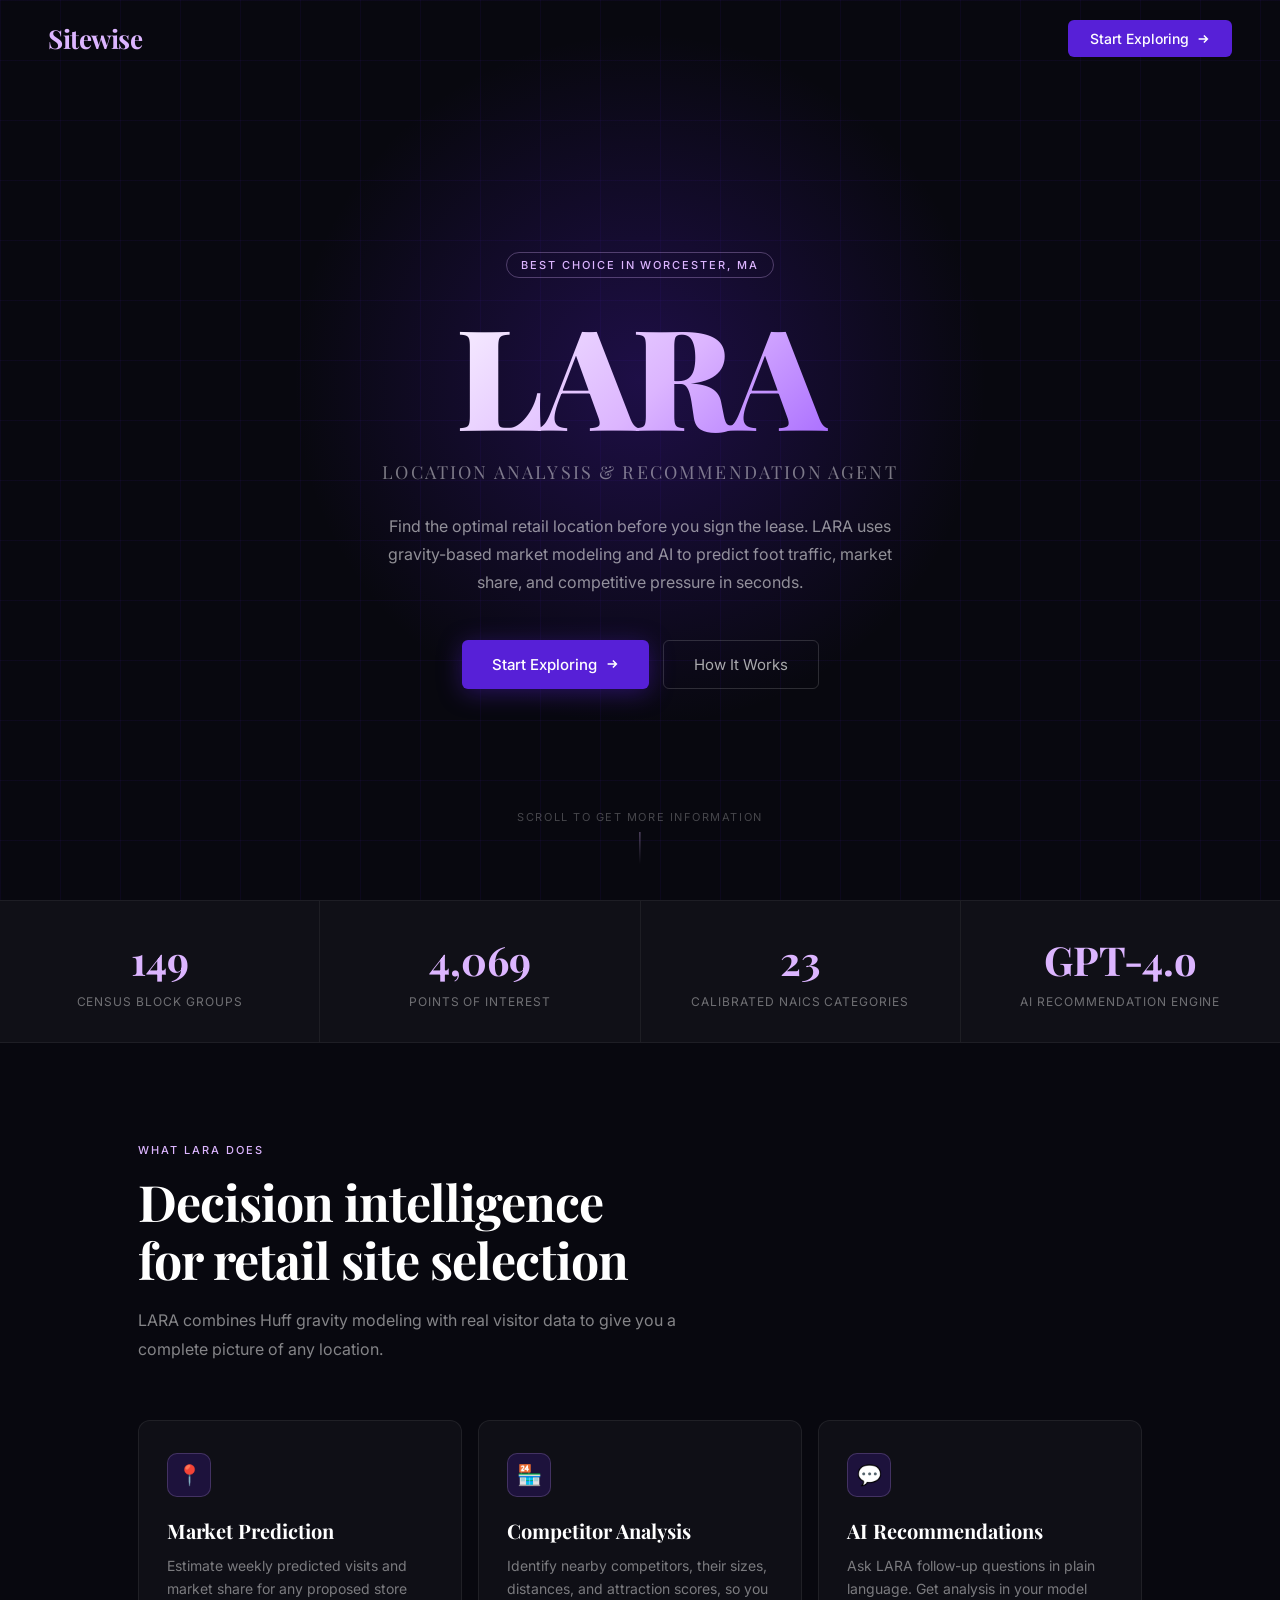
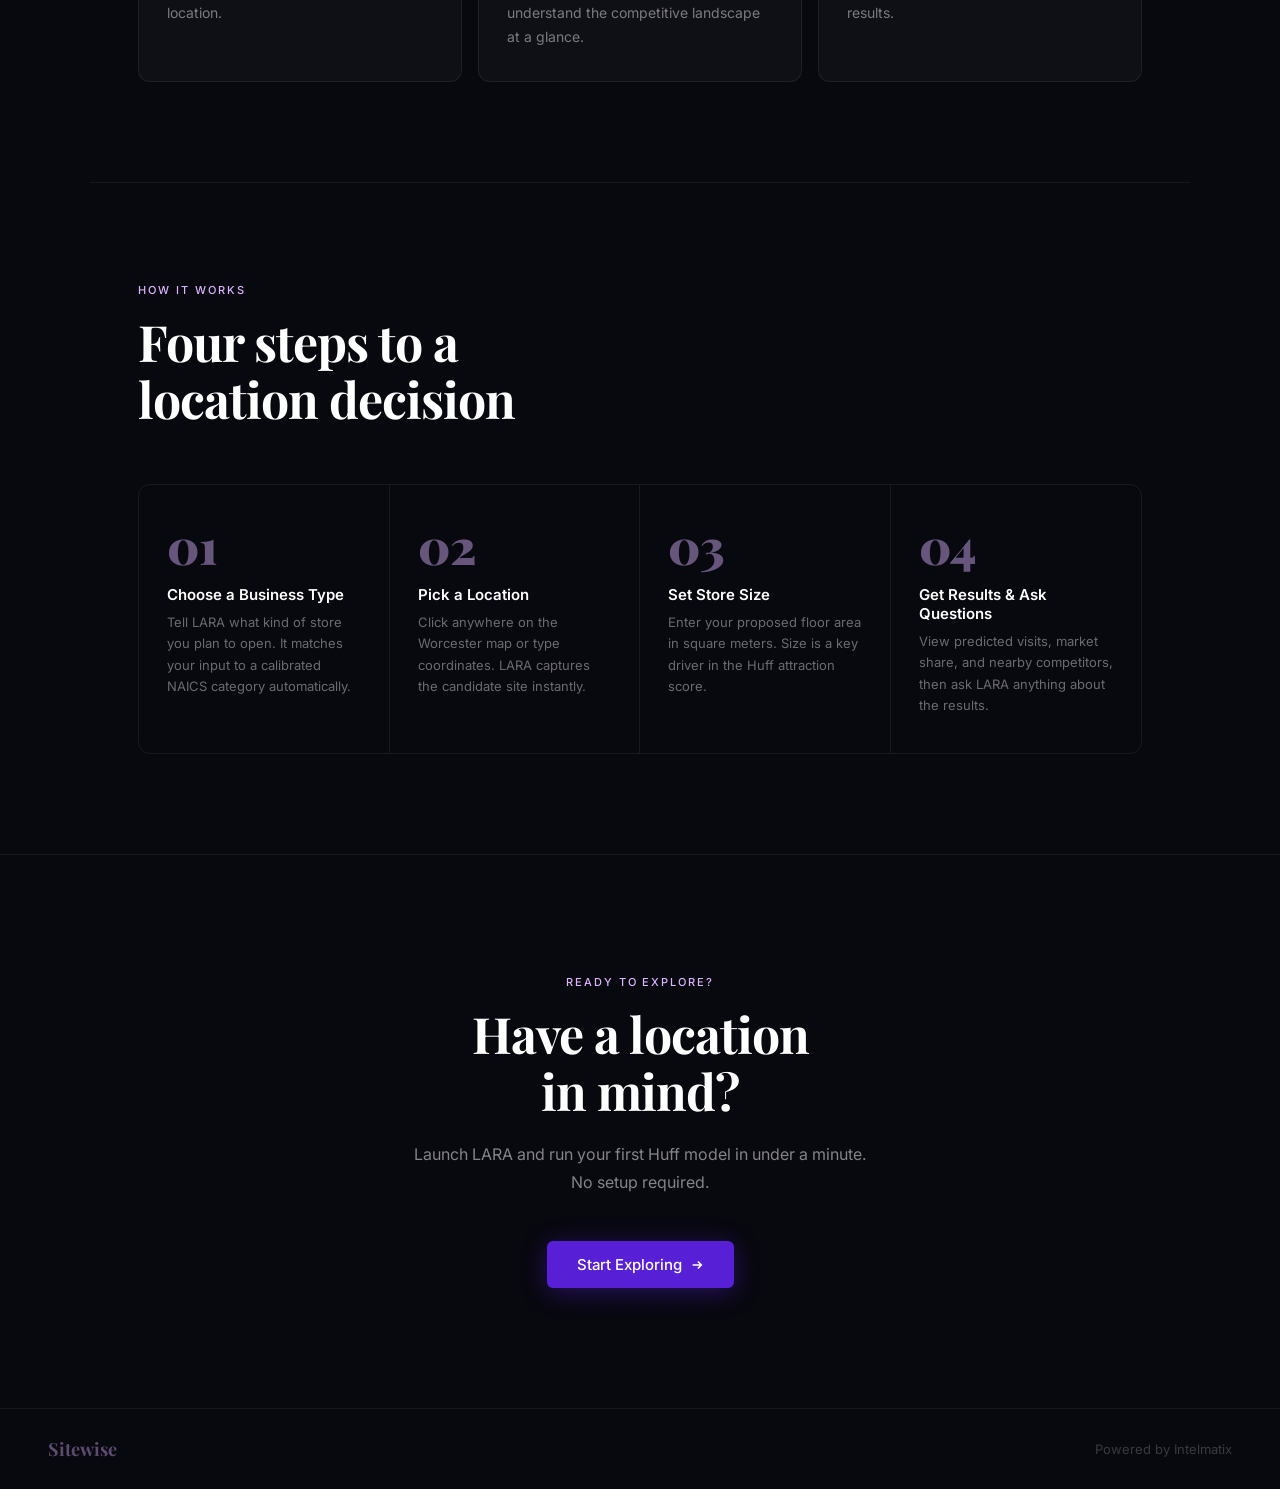
<file: templates/landing.html>
<!DOCTYPE html>
<html lang="en">
<head>
  <meta charset="UTF-8" />
  <meta name="viewport" content="width=device-width, initial-scale=1.0" />
  <title>LARA — Location Analysis & Recommendation Agent</title>
  <link rel="preconnect" href="https://fonts.googleapis.com" />
  <link rel="preconnect" href="https://fonts.gstatic.com" crossorigin />
  <link href="https://fonts.googleapis.com/css2?family=Playfair+Display:wght@400;700;900&family=Inter:wght@300;400;500;600&display=swap" rel="stylesheet" />
  <style>
    *, *::before, *::after { box-sizing: border-box; margin: 0; padding: 0; }

    :root {
      --black:   #08080f;
      --deep:    #0d0d1e;
      --purple:  #5720d7;
      --lavender:#DCB5FF;
      --mist:    #f3e8ff;
      --dim:     rgba(255,255,255,0.45);
      --white:   #ffffff;
    }

    html { scroll-behavior: smooth; }

    body {
      font-family: 'Inter', sans-serif;
      background: var(--black);
      color: var(--white);
      overflow-x: hidden;
    }

    /* ── NAV ── */
    nav {
      position: fixed;
      top: 0; left: 0; right: 0;
      z-index: 100;
      display: flex;
      align-items: center;
      justify-content: space-between;
      padding: 20px 48px;
      transition: background 0.4s, backdrop-filter 0.4s;
    }
    nav.scrolled {
      background: rgba(8,8,15,0.85);
      backdrop-filter: blur(12px);
      border-bottom: 0.5px solid rgba(255,255,255,0.06);
    }
    .nav-logo {
      font-family: 'Playfair Display', serif;
      font-size: 26px;
      font-weight: 700;
      color: var(--lavender);
      letter-spacing: -0.5px;
      text-decoration: none;
    }
    .nav-logo span {
      color: rgba(255,255,255,0.35);
      font-size: 13px;
      font-family: 'Inter', sans-serif;
      font-weight: 400;
      margin-left: 10px;
      letter-spacing: 0.02em;
    }
    .nav-cta {
      display: inline-flex;
      align-items: center;
      gap: 7px;
      padding: 10px 22px;
      border-radius: 6px;
      background: var(--purple);
      color: var(--white);
      font-size: 14px;
      font-weight: 500;
      text-decoration: none;
      transition: background 0.2s, transform 0.2s;
    }
    .nav-cta:hover { background: #6d32f0; transform: translateY(-1px); }
    .nav-cta svg { width: 14px; height: 14px; }

    /* ── HERO ── */
    .hero {
      position: relative;
      min-height: 100vh;
      display: flex;
      flex-direction: column;
      align-items: center;
      justify-content: center;
      text-align: center;
      padding: 120px 24px 80px;
      overflow: hidden;
    }

    /* animated grid background */
    .hero-grid {
      position: absolute;
      inset: 0;
      background-image:
        linear-gradient(rgba(87,32,215,0.07) 1px, transparent 1px),
        linear-gradient(90deg, rgba(87,32,215,0.07) 1px, transparent 1px);
      background-size: 60px 60px;
      animation: gridDrift 20s linear infinite;
      pointer-events: none;
    }
    @keyframes gridDrift {
      from { transform: translateY(0); }
      to   { transform: translateY(60px); }
    }

    /* radial glow */
    .hero-glow {
      position: absolute;
      top: 50%; left: 50%;
      transform: translate(-50%, -60%);
      width: 700px; height: 700px;
      background: radial-gradient(ellipse, rgba(87,32,215,0.28) 0%, transparent 70%);
      pointer-events: none;
      animation: pulse 6s ease-in-out infinite;
    }
    @keyframes pulse {
      0%, 100% { opacity: 0.7; transform: translate(-50%, -60%) scale(1); }
      50%       { opacity: 1;   transform: translate(-50%, -60%) scale(1.08); }
    }

    .hero-content { position: relative; z-index: 2; max-width: 800px; }

    .hero-eyebrow {
      display: inline-block;
      font-size: 11px;
      font-weight: 500;
      letter-spacing: 0.18em;
      text-transform: uppercase;
      color: var(--lavender);
      border: 0.5px solid rgba(220,181,255,0.3);
      padding: 5px 14px;
      border-radius: 20px;
      margin-bottom: 32px;
    }

    .hero-title {
      font-family: 'Playfair Display', serif;
      font-size: clamp(80px, 12vw, 140px);
      font-weight: 900;
      line-height: 0.9;
      letter-spacing: -3px;
      background: linear-gradient(135deg, #ffffff 0%, #DCB5FF 55%, #9b59ff 100%);
      -webkit-background-clip: text;
      -webkit-text-fill-color: transparent;
      background-clip: text;
      margin-bottom: 24px;
    }

    .hero-sub {
      font-family: 'Playfair Display', serif;
      font-size: clamp(15px, 2vw, 18px);
      font-weight: 400;
      color: var(--dim);
      letter-spacing: 0.12em;
      text-transform: uppercase;
      margin-bottom: 28px;
    }

    .hero-desc {
      font-size: 16px;
      line-height: 1.75;
      color: rgba(255,255,255,0.55);
      max-width: 520px;
      margin: 0 auto 44px;
    }

    .hero-actions {
      display: flex;
      gap: 14px;
      justify-content: center;
      flex-wrap: wrap;
    }
    .btn-primary {
      display: inline-flex;
      align-items: center;
      gap: 8px;
      padding: 14px 30px;
      border-radius: 6px;
      background: var(--purple);
      color: var(--white);
      font-size: 15px;
      font-weight: 500;
      text-decoration: none;
      transition: background 0.2s, transform 0.2s, box-shadow 0.2s;
      box-shadow: 0 4px 24px rgba(87,32,215,0.4);
    }
    .btn-primary:hover {
      background: #6d32f0;
      transform: translateY(-2px);
      box-shadow: 0 8px 32px rgba(87,32,215,0.55);
    }
    .btn-secondary {
      display: inline-flex;
      align-items: center;
      gap: 8px;
      padding: 14px 30px;
      border-radius: 6px;
      background: transparent;
      color: rgba(255,255,255,0.65);
      font-size: 15px;
      font-weight: 400;
      text-decoration: none;
      border: 0.5px solid rgba(255,255,255,0.15);
      transition: border-color 0.2s, color 0.2s;
    }
    .btn-secondary:hover {
      border-color: rgba(220,181,255,0.45);
      color: var(--lavender);
    }

    .scroll-hint {
      position: absolute;
      bottom: 36px;
      left: 50%;
      transform: translateX(-50%);
      display: flex;
      flex-direction: column;
      align-items: center;
      gap: 8px;
      color: rgba(255,255,255,0.25);
      font-size: 11px;
      letter-spacing: 0.14em;
      text-transform: uppercase;
      z-index: 2;
    }
    .scroll-hint .arrow {
      width: 1px;
      height: 32px;
      background: linear-gradient(to bottom, rgba(220,181,255,0.5), transparent);
      animation: scrollBounce 1.8s ease-in-out infinite;
    }
    @keyframes scrollBounce {
      0%, 100% { opacity: 0.4; transform: scaleY(1); }
      50%       { opacity: 1;   transform: scaleY(1.2); }
    }

    /* ── STATS STRIP ── */
    .stats-strip {
      background: rgba(255,255,255,0.03);
      border-top: 0.5px solid rgba(255,255,255,0.06);
      border-bottom: 0.5px solid rgba(255,255,255,0.06);
      display: flex;
      justify-content: center;
      flex-wrap: wrap;
      gap: 0;
    }
    .stat-item {
      flex: 1;
      min-width: 180px;
      padding: 32px 40px;
      text-align: center;
      border-right: 0.5px solid rgba(255,255,255,0.06);
    }
    .stat-item:last-child { border-right: none; }
    .stat-num {
      font-family: 'Playfair Display', serif;
      font-size: 40px;
      font-weight: 700;
      color: var(--lavender);
      display: block;
      margin-bottom: 4px;
    }
    .stat-label {
      font-size: 12px;
      color: rgba(255,255,255,0.4);
      letter-spacing: 0.08em;
      text-transform: uppercase;
    }

    /* ── SECTIONS ── */
    section {
      padding: 100px 48px;
      max-width: 1100px;
      margin: 0 auto;
    }

    .section-eyebrow {
      font-size: 11px;
      font-weight: 500;
      letter-spacing: 0.18em;
      text-transform: uppercase;
      color: var(--lavender);
      margin-bottom: 16px;
    }

    .section-title {
      font-family: 'Playfair Display', serif;
      font-size: clamp(32px, 4vw, 50px);
      font-weight: 700;
      line-height: 1.15;
      letter-spacing: -1px;
      color: var(--white);
      margin-bottom: 18px;
    }

    .section-body {
      font-size: 16px;
      line-height: 1.8;
      color: rgba(255,255,255,0.5);
      max-width: 560px;
    }

    /* ── FEATURES ── */
    .features-grid {
      display: grid;
      grid-template-columns: repeat(3, 1fr);
      gap: 16px;
      margin-top: 56px;
    }
    .feature-card {
      background: rgba(255,255,255,0.03);
      border: 0.5px solid rgba(255,255,255,0.07);
      border-radius: 12px;
      padding: 32px 28px;
      transition: border-color 0.3s, background 0.3s;
    }
    .feature-card:hover {
      border-color: rgba(220,181,255,0.3);
      background: rgba(87,32,215,0.06);
    }
    .feature-icon {
      width: 44px; height: 44px;
      border-radius: 10px;
      background: rgba(87,32,215,0.2);
      border: 0.5px solid rgba(220,181,255,0.2);
      display: flex;
      align-items: center;
      justify-content: center;
      margin-bottom: 20px;
      font-size: 20px;
    }
    .feature-title {
      font-family: 'Playfair Display', serif;
      font-size: 20px;
      font-weight: 700;
      color: var(--white);
      margin-bottom: 10px;
    }
    .feature-desc {
      font-size: 14px;
      line-height: 1.7;
      color: rgba(255,255,255,0.45);
    }

    /* ── HOW IT WORKS ── */
    .how-section {
      border-top: 0.5px solid rgba(255,255,255,0.06);
    }
    .steps-wrap {
      display: grid;
      grid-template-columns: repeat(4, 1fr);
      gap: 0;
      margin-top: 56px;
      border: 0.5px solid rgba(255,255,255,0.07);
      border-radius: 12px;
      overflow: hidden;
    }
    .step-card {
      padding: 36px 28px;
      border-right: 0.5px solid rgba(255,255,255,0.07);
      position: relative;
    }
    .step-card:last-child { border-right: none; }
    .step-num {
      font-family: 'Playfair Display', serif;
      font-size: 48px;
      font-weight: 900;
      color: rgba(220,181,255,0.45);
      line-height: 1;
      margin-bottom: 16px;
    }
    .step-title {
      font-size: 15px;
      font-weight: 600;
      color: var(--white);
      margin-bottom: 8px;
    }
    .step-desc {
      font-size: 13px;
      line-height: 1.65;
      color: rgba(255,255,255,0.4);
    }

    /* ── CTA BOTTOM ── */
    .cta-section {
      border-top: 0.5px solid rgba(255,255,255,0.06);
      text-align: center;
      padding: 120px 48px;
    }
    .cta-section .section-title {
      max-width: 600px;
      margin: 16px auto 20px;
    }
    .cta-section .section-body {
      margin: 0 auto 44px;
      max-width: 460px;
    }

    /* ── FOOTER ── */
    footer {
      border-top: 0.5px solid rgba(255,255,255,0.06);
      padding: 28px 48px;
      display: flex;
      align-items: center;
      justify-content: space-between;
      color: rgba(255,255,255,0.2);
      font-size: 13px;
    }
    .footer-logo {
      font-family: 'Playfair Display', serif;
      font-size: 18px;
      font-weight: 700;
      color: rgba(220,181,255,0.4);
      text-decoration: none;
    }
    footer a {
      color: rgba(255,255,255,0.2);
      text-decoration: none;
    }
    footer a:hover { color: var(--lavender); }

    /* ── RESPONSIVE ── */
    @media (max-width: 900px) {
      nav { padding: 16px 24px; }
      section { padding: 70px 24px; }
      .features-grid { grid-template-columns: 1fr; }
      .steps-wrap { grid-template-columns: repeat(2, 1fr); }
      .step-card:nth-child(2) { border-right: none; }
      .step-card:nth-child(1),
      .step-card:nth-child(2) { border-bottom: 0.5px solid rgba(255,255,255,0.07); }
      .stat-item { min-width: 140px; padding: 24px; }
      footer { flex-direction: column; gap: 8px; text-align: center; }
    }

    @media (prefers-reduced-motion: reduce) {
      .hero-grid, .hero-glow, .scroll-hint .arrow { animation: none; }
    }
  </style>
</head>
<body>

  <!-- NAV -->
  <nav id="nav">
    <a class="nav-logo" href="/">Sitewise</a>
    <a class="nav-cta" href="/app">
      Start Exploring
      <svg viewBox="0 0 16 16" fill="none" stroke="currentColor" stroke-width="1.8">
        <path d="M3 8h10M9 4l4 4-4 4"/>
      </svg>
    </a>
  </nav>

  <!-- HERO -->
  <div class="hero">
    <div class="hero-grid"></div>
    <div class="hero-glow"></div>
    <div class="hero-content">
      <span class="hero-eyebrow">Best choice in Worcester, MA</span>
      <h1 class="hero-title">LARA</h1>
      <p class="hero-sub">Location Analysis &amp; Recommendation Agent</p>
      <p class="hero-desc">
        Find the optimal retail location before you sign the lease.
        LARA uses gravity-based market modeling and AI to predict
        foot traffic, market share, and competitive pressure in seconds.
      </p>
      <div class="hero-actions">
        <a class="btn-primary" href="/app">
          Start Exploring
          <svg width="14" height="14" viewBox="0 0 16 16" fill="none" stroke="currentColor" stroke-width="1.8">
            <path d="M3 8h10M9 4l4 4-4 4"/>
          </svg>
        </a>
        <a class="btn-secondary" href="#how">How It Works</a>
      </div>
    </div>
    <div class="scroll-hint">
      <span>Scroll to get more information</span>
      <div class="arrow"></div>
    </div>
  </div>

  <!-- STATS STRIP -->
  <div class="stats-strip">
    <div class="stat-item">
      <span class="stat-num">149</span>
      <span class="stat-label">Census Block Groups</span>
    </div>
    <div class="stat-item">
      <span class="stat-num">4,069</span>
      <span class="stat-label">Points of Interest</span>
    </div>
    <div class="stat-item">
      <span class="stat-num">23</span>
      <span class="stat-label">Calibrated NAICS Categories</span>
    </div>
    <div class="stat-item">
      <span class="stat-num">GPT-4.o</span>
      <span class="stat-label">AI Recommendation Engine</span>
    </div>
  </div>

  <!-- FEATURES -->
  <section>
    <p class="section-eyebrow">What LARA Does</p>
    <h2 class="section-title">Decision intelligence<br/>for retail site selection</h2>
    <p class="section-body">
      LARA combines Huff gravity modeling with real visitor data
      to give you a complete picture of any location.
    </p>
    <div class="features-grid">
      <div class="feature-card">
        <div class="feature-icon">📍</div>
        <div class="feature-title">Market Prediction</div>
        <p class="feature-desc">
          Estimate weekly predicted visits and market share for any proposed
          store location.
        </p>
      </div>
      <div class="feature-card">
        <div class="feature-icon">🏪</div>
        <div class="feature-title">Competitor Analysis</div>
        <p class="feature-desc">
          Identify nearby competitors, their sizes, distances, and
          attraction scores, so you understand the competitive landscape at a glance.
        </p>
      </div>
      <div class="feature-card">
        <div class="feature-icon">💬</div>
        <div class="feature-title">AI Recommendations</div>
        <p class="feature-desc">
          Ask LARA follow-up questions in plain language.
          Get analysis in your model results.
        </p>
      </div>
    </div>
  </section>

  <!-- HOW IT WORKS -->
  <section id="how" class="how-section">
    <p class="section-eyebrow">How It Works</p>
    <h2 class="section-title">Four steps to a<br/>location decision</h2>
    <div class="steps-wrap">
      <div class="step-card">
        <div class="step-num">01</div>
        <div class="step-title">Choose a Business Type</div>
        <p class="step-desc">Tell LARA what kind of store you plan to open. It matches your input to a calibrated NAICS category automatically.</p>
      </div>
      <div class="step-card">
        <div class="step-num">02</div>
        <div class="step-title">Pick a Location</div>
        <p class="step-desc">Click anywhere on the Worcester map or type coordinates. LARA captures the candidate site instantly.</p>
      </div>
      <div class="step-card">
        <div class="step-num">03</div>
        <div class="step-title">Set Store Size</div>
        <p class="step-desc">Enter your proposed floor area in square meters. Size is a key driver in the Huff attraction score.</p>
      </div>
      <div class="step-card">
        <div class="step-num">04</div>
        <div class="step-title">Get Results &amp; Ask Questions</div>
        <p class="step-desc">View predicted visits, market share, and nearby competitors, then ask LARA anything about the results.</p>
      </div>
    </div>
  </section>

  <!-- CTA BOTTOM -->
  <div class="cta-section">
    <p class="section-eyebrow">Ready to explore?</p>
    <h2 class="section-title">Have a location<br/>in mind?</h2>
    <p class="section-body">
      Launch LARA and run your first Huff model in under a minute.
      No setup required.
    </p>
    <a class="btn-primary" href="/app">
      Start Exploring
      <svg width="14" height="14" viewBox="0 0 16 16" fill="none" stroke="currentColor" stroke-width="1.8">
        <path d="M3 8h10M9 4l4 4-4 4"/>
      </svg>
    </a>
  </div>

  <!-- FOOTER -->
  <footer>
    <a class="footer-logo" href="/">Sitewise</a>
    <span>Powered by <a href="https://intelmatix.ai" target="_blank">Intelmatix</a></span>
  </footer>

  <script>
    // Nav scroll effect
    const nav = document.getElementById('nav');
    window.addEventListener('scroll', () => {
      nav.classList.toggle('scrolled', window.scrollY > 40);
    });
  </script>
</body>
</html>
</file>
